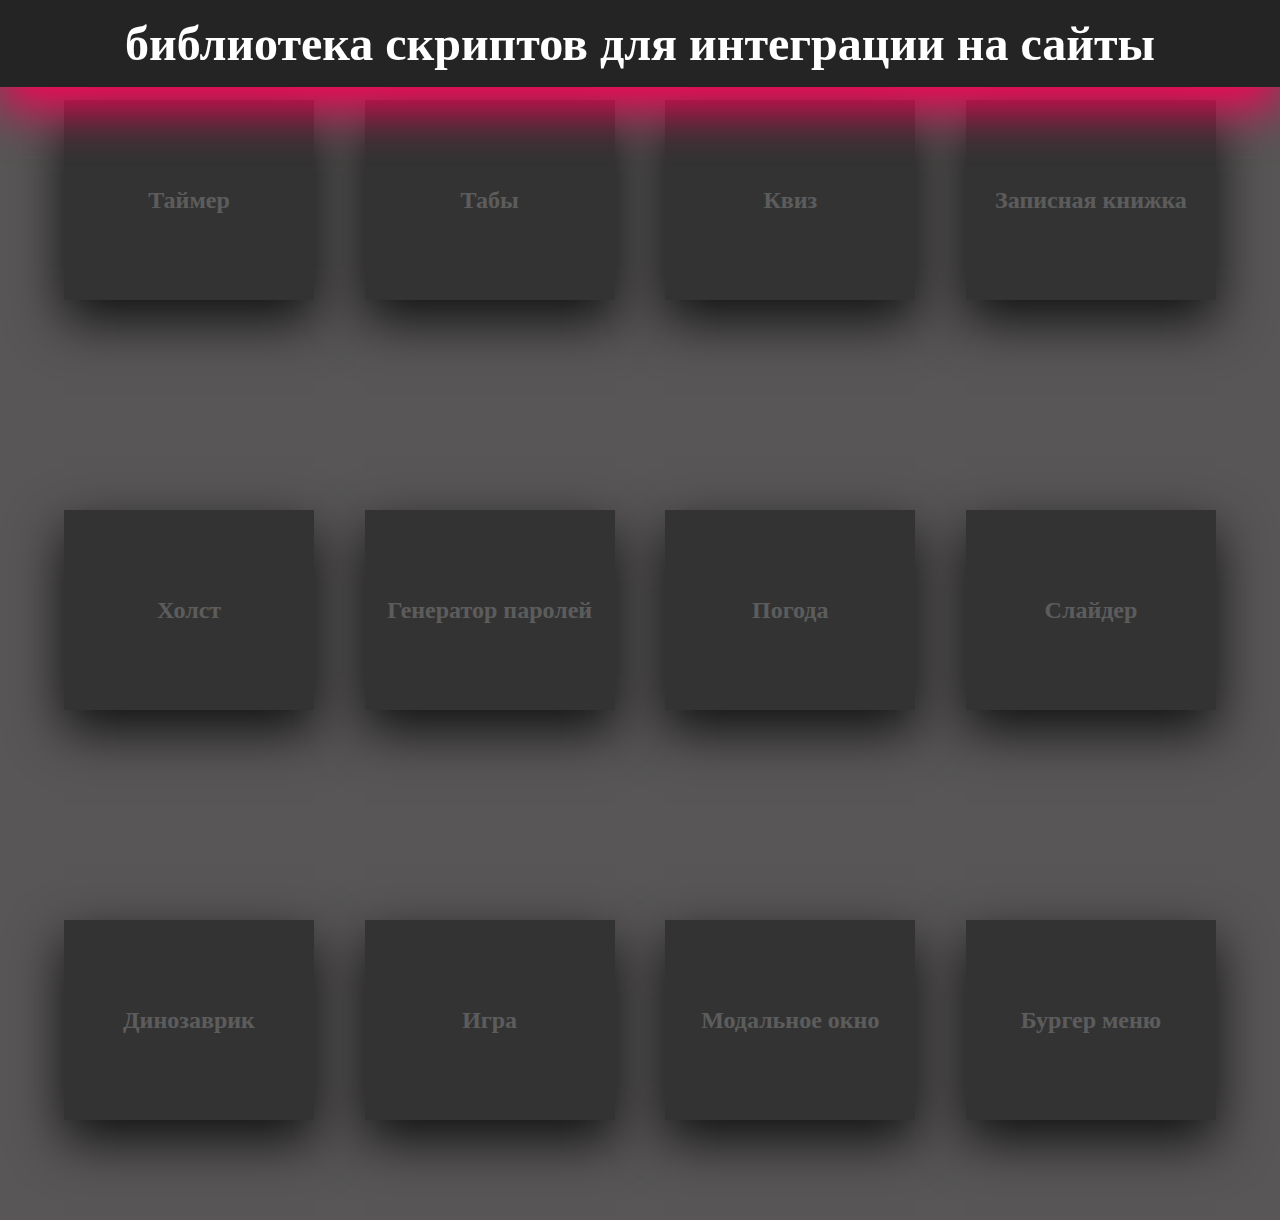
<file: index.html>
<!DOCTYPE html>
<html lang="en">

<head>
    <meta charset="UTF-8" />
    <meta name="viewport" content="width=device-width, initial-scale=1.0" />
    <title>библиотека js скриптов</title>
    <link rel="stylesheet" href="style.css" />
</head>

<body>
    <header>
        <h3>библиотека скриптов для интеграции на сайты</h3>
    </header>
    <ul>
        <li>
            <div class="container__card">
                <div class="card__task">
                    <div class="face face1">
                        <div class="content">
                            <h3>Таймер</h3>
                        </div>
                    </div>
                    <div class="face face2">
                        <div class="content">
                            <p>
                                Отсчет времени до Нового Года
                            </p>
                            <a target="_blank" href="countdown-timer/index.html">перейти на страницу</a>
                        </div>
                    </div>
                </div>

            </div>

        </li>
        <li>
            <div class="container__card">
                <div class="card__task">
                    <div class="face face1">
                        <div class="content">
                            <h3>Табы</h3>
                        </div>
                    </div>
                    <div class="face face2">
                        <div class="content">
                            <p>Переключение контента на сайте</p>
                            <a target="_blank" href="Tabs/index.html">перейти на страницу</a>
                        </div>
                    </div>
                </div>
            </div>

        </li>

        <li>
            <div class="container__card">
                <div class="card__task">
                    <div class="face face1">
                        <div class="content">
                            <h3>Квиз</h3>
                        </div>
                    </div>
                    <div class="face face2">
                        <div class="content">
                            <p>благодаря этому скрипту на сайте можно пройти тест</p>
                            <a target="_blank" href="quiz-app/index.html">перейти на страницу</a>
                        </div>
                    </div>
                </div>
            </div>
        </li>

        <li>
            <div class="container__card">
                <div class="card__task">
                    <div class="face face1">
                        <div class="content">
                            <h3>Записная книжка</h3>
                        </div>
                    </div>
                    <div class="face face2">
                        <div class="content">
                            <p>записная книжка с функциями редактирования и удаления</p>
                            <a target="_blank" href="notes-app/index.html">перейти на страницу</a>
                        </div>
                    </div>
                </div>
            </div>

        </li>
  
        <li>
            <div class="container__card">
                <div class="card__task">
                    <div class="face face1">
                        <div class="content">
                            <h3>Холст</h3>
                        </div>
                    </div>
                    <div class="face face2">
                        <div class="content">
                            <p>Скрипт, позволяющий развить художественные способности</p>
                            <a target="_blank" href="drawing-app/index.html">перейти на страницу</a>
                        </div>
                    </div>
                </div>
            </div>
        </li>
        <li>
            <div class="container__card">
                <div class="card__task">
                    <div class="face face1">
                        <div class="content">
                            <h3>Генератор паролей</h3>
                        </div>
                    </div>
                    <div class="face face2">
                        <div class="content">
                            <p>полезная штука для генерации рандомных паролей</p>
                            <a target="_blank" href="password-generator/index.html">перейти на страницу</a>
                        </div>
                    </div>
                </div>
            </div>

        </li>
        <li>
            <div class="container__card">
                <div class="card__task">
                    <div class="face face1">
                        <div class="content">
                            <h3>Погода</h3>
                        </div>
                    </div>
                    <div class="face face2">
                        <div class="content">
                            <p>полезный инструмент для получения погоды</p>
                            <a target="_blank" href="weather-app/index.html">перейти на страницу</a>
                        </div>
                    </div>
                </div>
            </div>

        </li>

        <li>
            <div class="container__card">
                <div class="card__task">
                    <div class="face face1">
                        <div class="content">
                            <h3>Слайдер</h3>
                        </div>
                    </div>
                    <div class="face face2">
                        <div class="content">
                            <p>если надоел сладер bootstrap, то можно использовать этот</p>
                            <a target="_blank" href="slider-sources/index.html">перейти на страницу</a>
                        </div>
                    </div>
                </div>
            </div>

        </li>

        <li>
            <div class="container__card">
                <div class="card__task">
                    <div class="face face1">
                        <div class="content">
                            <h3>Динозаврик</h3>
                        </div>
                    </div>
                    <div class="face face2">
                        <div class="content">
                            <p>Это игрушка - аналог гугловского динозаврика</p>
                            <a target="_blank" href="dino/dino.html">перейти на страницу</a>
                        </div>
                    </div>
                </div>
            </div>

        </li>
    
        <li>
            <div class="container__card">
                <div class="card__task">
                    <div class="face face1">
                        <div class="content">
                            <h3>Игра</h3>
                        </div>
                    </div>
                    <div class="face face2">
                        <div class="content">
                            <p>проверит ваше зрение</p>
                            <a target="_blank" href="game/index.html">перейти на страницу</a>
                        </div>
                    </div>
                </div>
            </div>

        </li>
        <li>
            <div class="container__card">
                <div class="card__task">
                    <div class="face face1">
                        <div class="content">
                            <h3>Модальное окно</h3>
                        </div>
                    </div>
                    <div class="face face2">
                        <div class="content">
                            <p>Модалка на чистом JS</p>
                            <a target="_blank" href="modals/index.html">перейти на страницу</a>
                        </div>
                    </div>
                </div>
            </div>

        </li>
        <li>
            <div class="container__card">
                <div class="card__task">
                    <div class="face face1">
                        <div class="content">
                            <h3>Бургер меню</h3>
                        </div>
                    </div>
                    <div class="face face2">
                        <div class="content">
                            <p>Реализация бргер меню для мобильной адаптавности и плавный скролл страницы</p>
                            <a target="_blank" href="burger/index.html">перейти на страницу</a>
                        </div>
                    </div>
                </div>
            </div>

        </li>

    </ul>

</body>

</html>
</file>
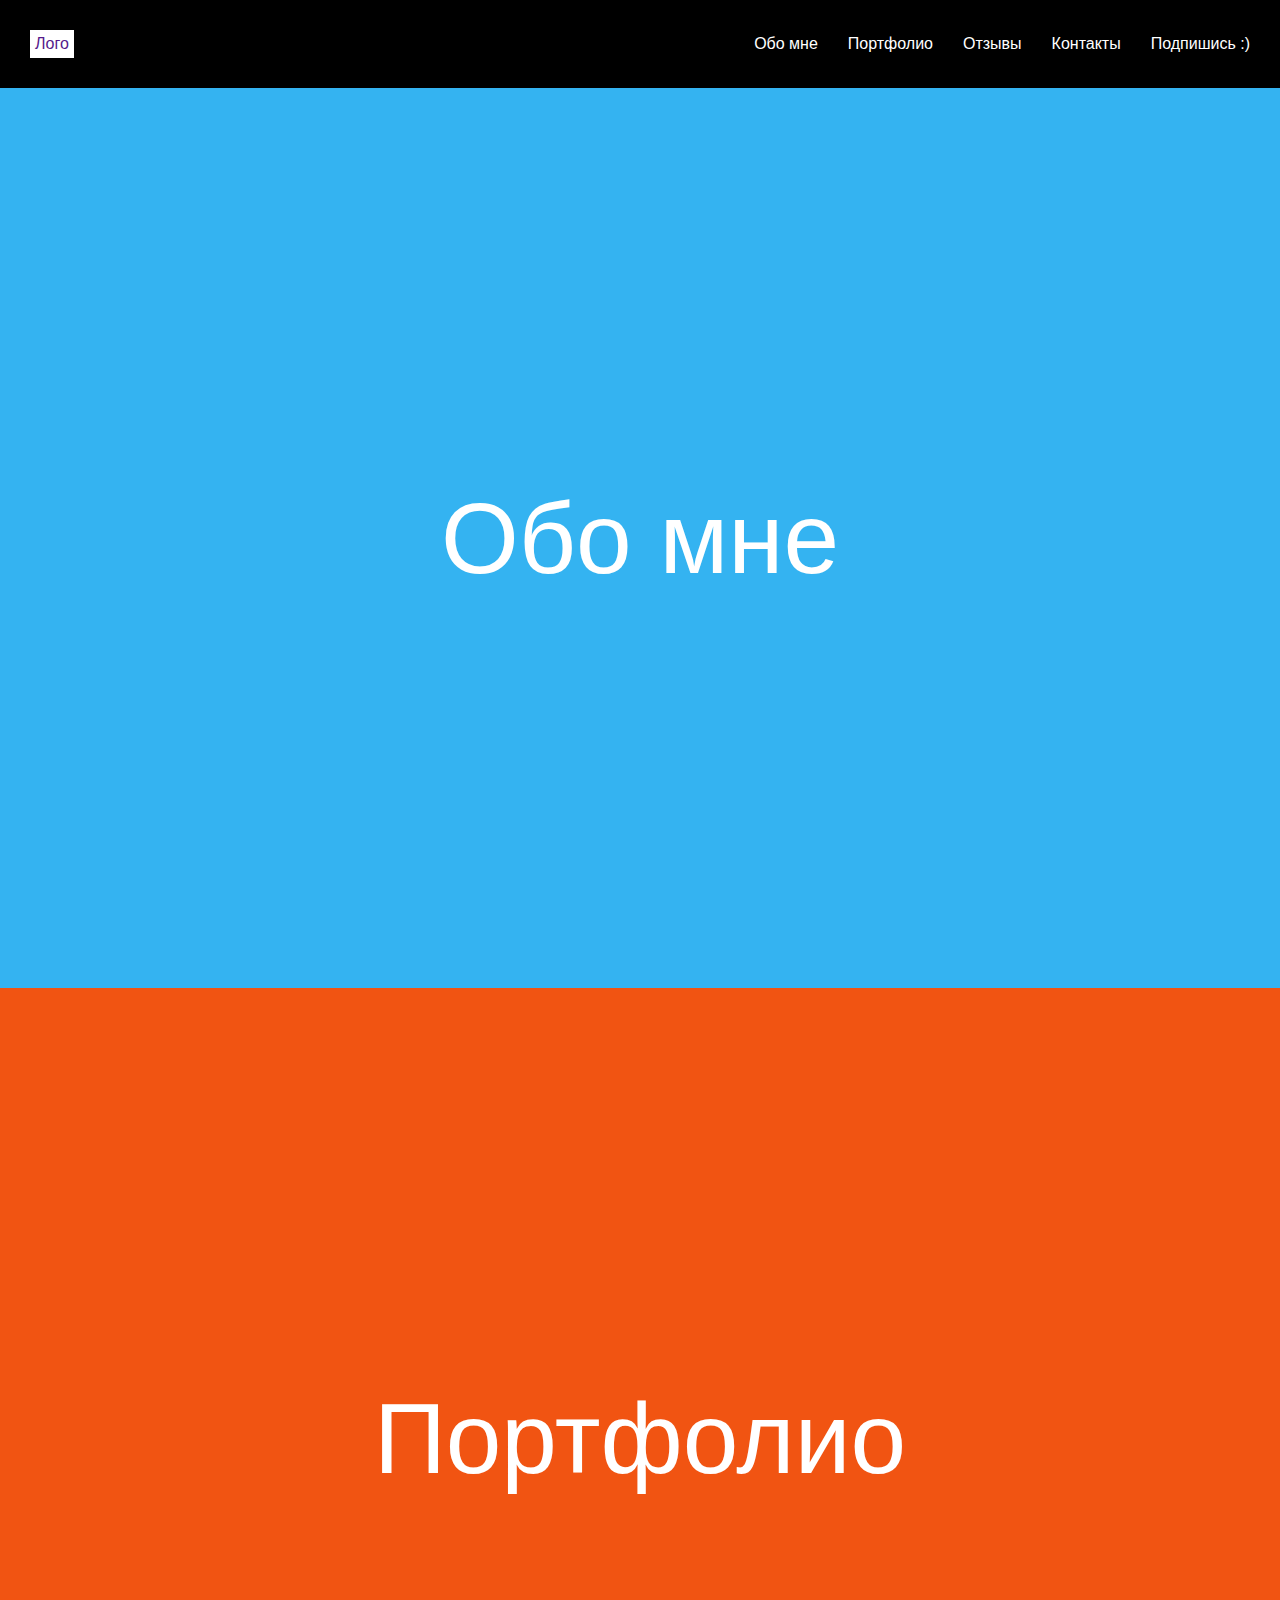
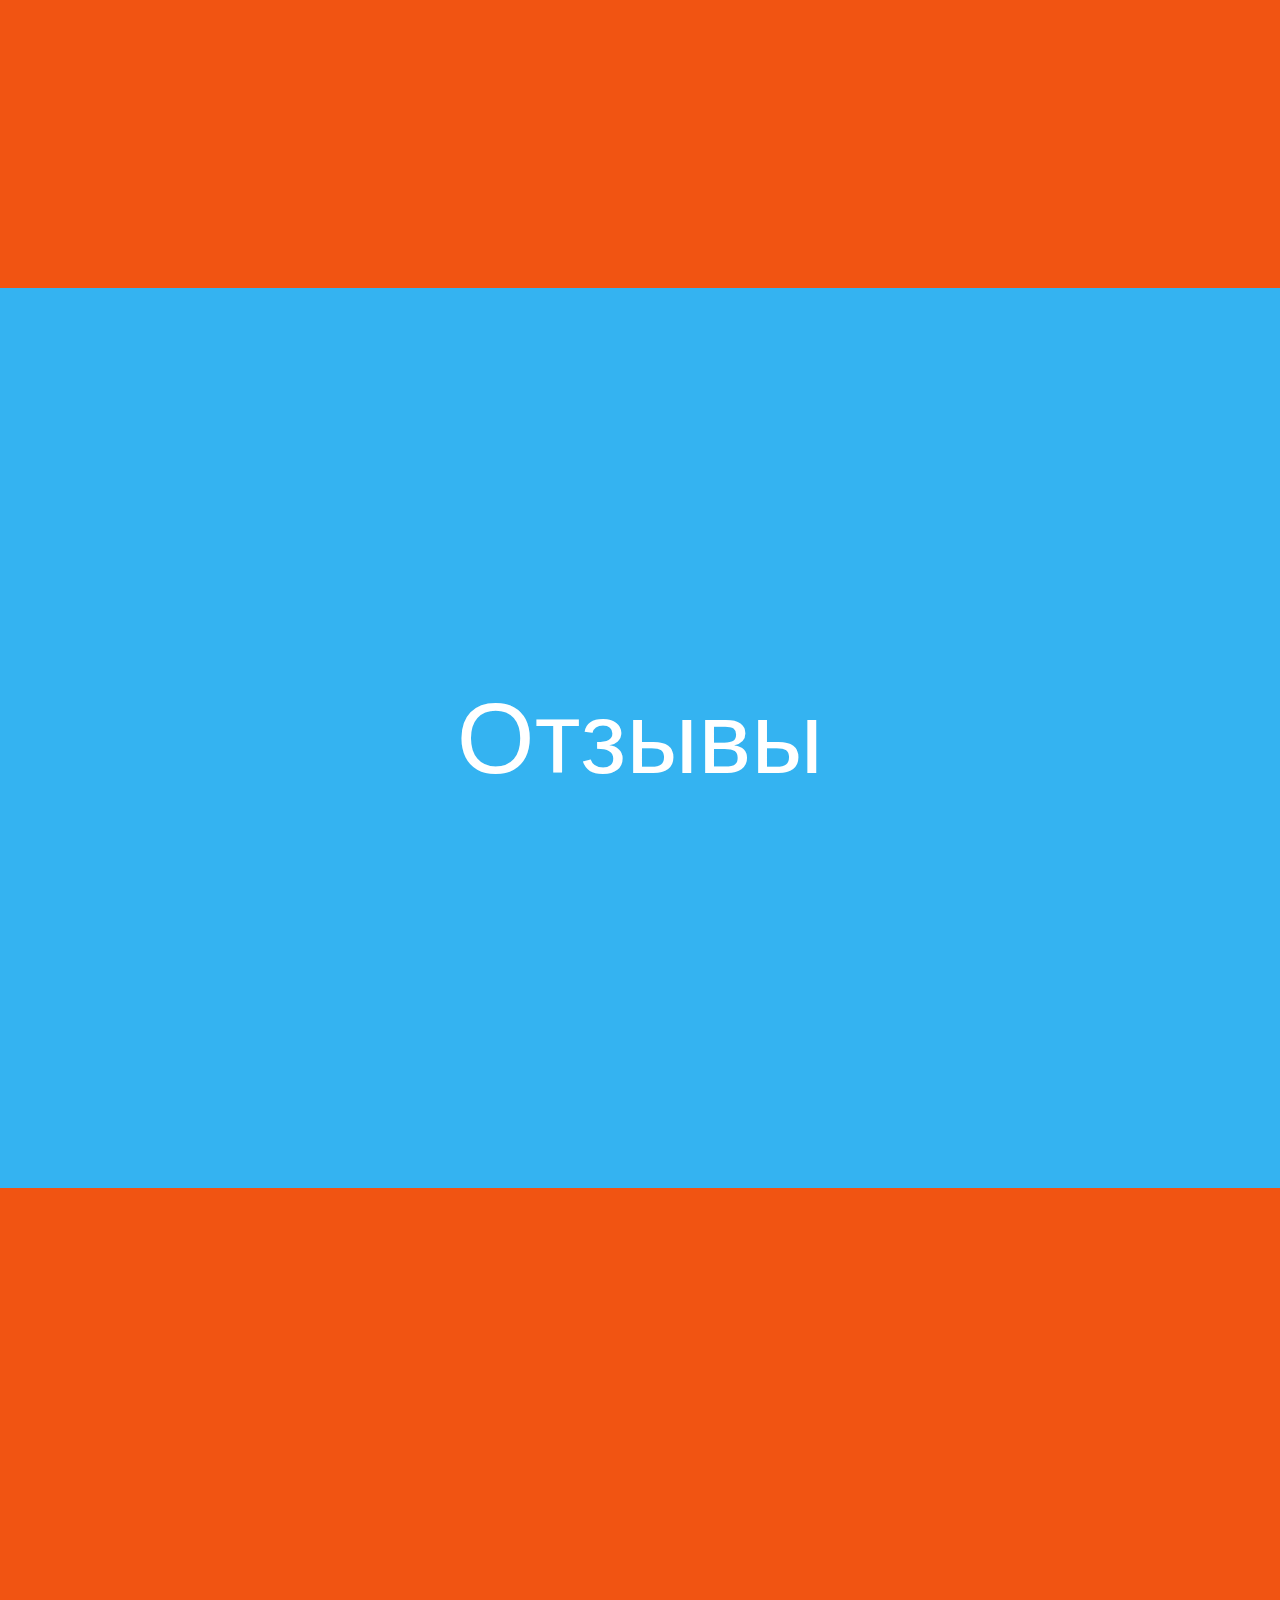
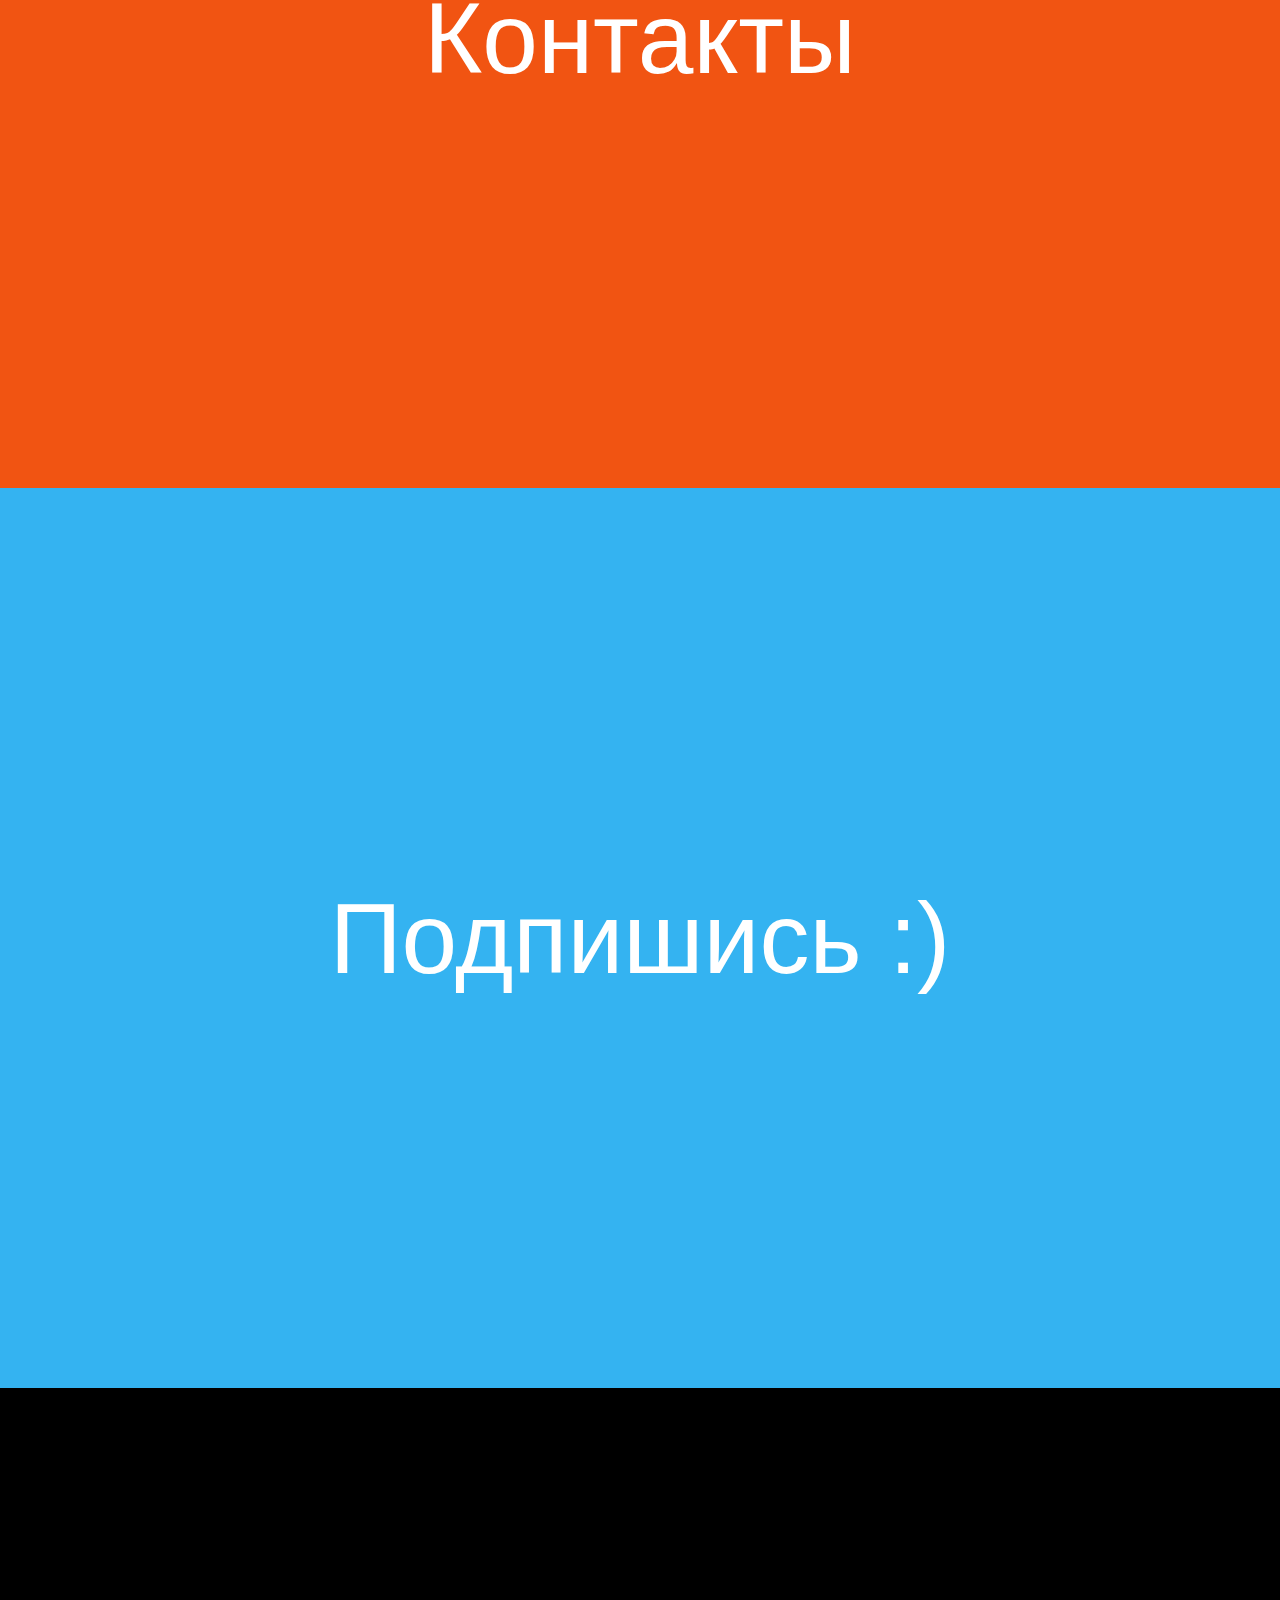
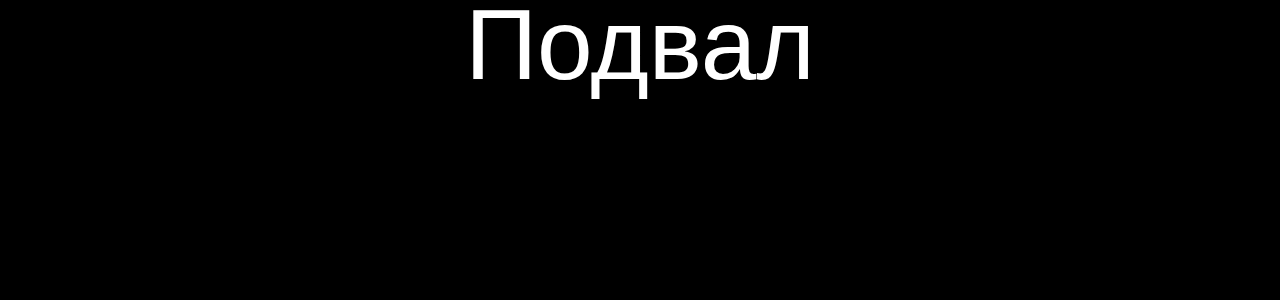
<file: burger/index.html>
<!DOCTYPE html>
<html lang="ru">

<head>
	<meta charset="UTF-8">
	<meta http-equiv="X-UA-Compatible" content="IE=edge">
	<meta name="viewport" content="width=device-width, initial-scale=1.0">
	<title>Document</title>
	<link rel="stylesheet" href="css/style.css">
</head>

<body>
	<header class="header">
		<a href="" class="header__logo">Лого</a>
		<div class="header__menu menu">
			<div class="menu__icon">
				<span></span>
				<span></span>
				<span></span>
			</div>
			<nav class="menu__body">
				<ul class="menu__list">
					<li class="menu__item"><a href="#about" class="menu__link">Обо мне</a></li>
					<li class="menu__item"><a href="#portfolio" class="menu__link">Портфолио</a></li>
					<li class="menu__item"><a href="#reviews" class="menu__link">Отзывы</a></li>
					<li class="menu__item"><a href="#contacts" class="menu__link">Контакты</a></li>
					<li class="menu__item"><a href="#subscribe" class="menu__link">Подпишись :)</a></li>
				</ul>
			</nav>
		</div>
	</header>
	<main>
		<section id="about"><div class="title">Обо мне</div></section>
		<section id="portfolio"><div class="title">Портфолио</div></section>
		<section id="reviews"><div class="title">Отзывы</div></section>
		<section id="contacts"><div class="title">Контакты</div></section>
		<section id="subscribe"><div class="title">Подпишись :)</div></section>
	</main>
	<footer>Подвал</footer>
	<script src="js/script.js"></script>
</body>

</html>
</file>
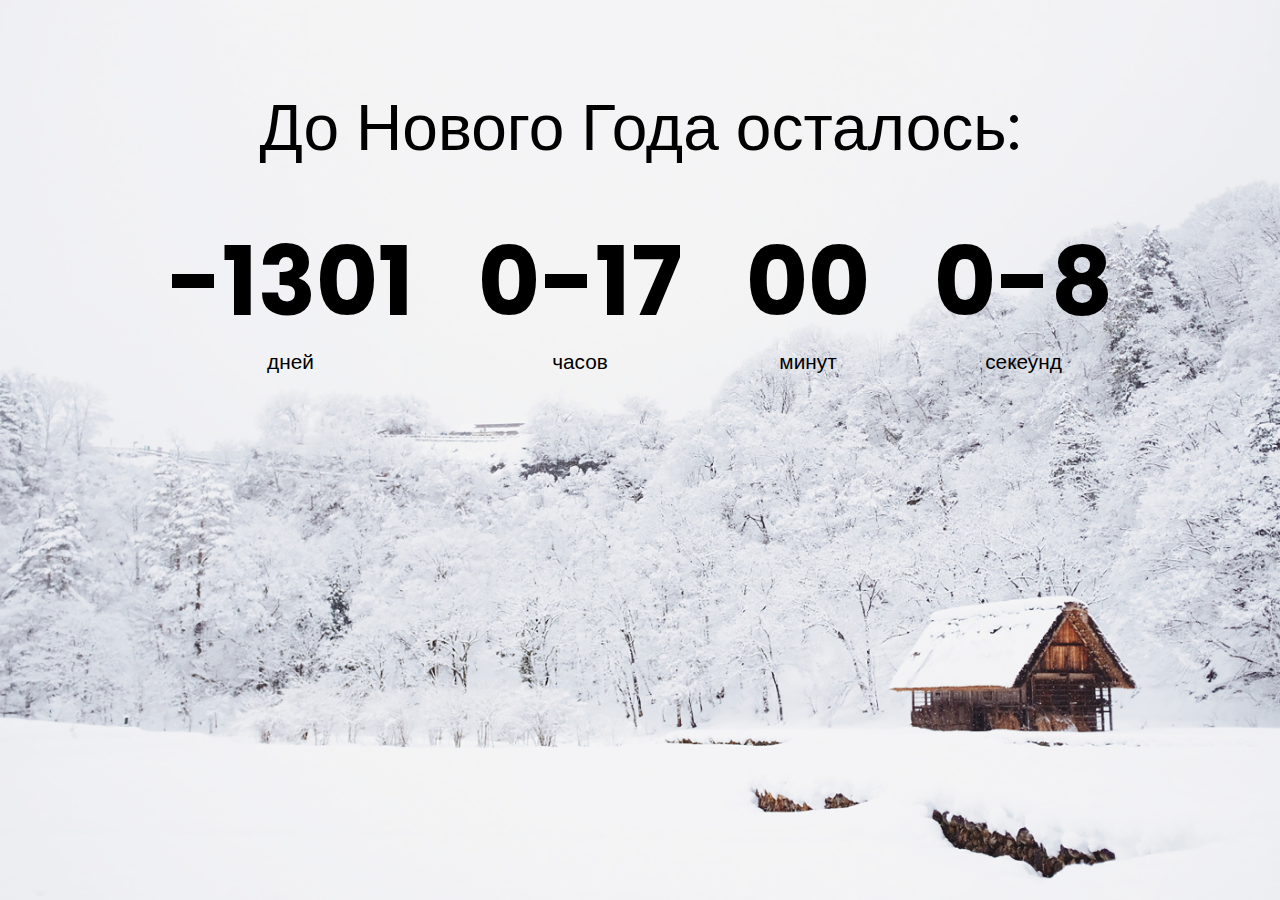
<file: countdown-timer/index.html>
<!DOCTYPE html>
<html lang="en">

<head>
    <meta charset="UTF-8" />
    <meta name="viewport" content="width=device-width, initial-scale=1.0" />
    <title>Новогодний таймер</title>
    <link rel="stylesheet" href="style.css" />
    <script src="script.js" defer></script>
</head>

<body>
    <h1>До Нового Года осталось:</h1>

    <div class="countdown-container">
        <div class="countdown-el days-c">
            <p class="big-text" id="days">0</p>
            <span>дней</span>
        </div>
        <div class="countdown-el hours-c">
            <p class="big-text" id="hours">0</p>
            <span>часов</span>
        </div>
        <div class="countdown-el mins-c">
            <p class="big-text" id="mins">0</p>
            <span>минут</span>
        </div>
        <div class="countdown-el seconds-c">
            <p class="big-text" id="seconds">0</p>
            <span>секеунд</span>
        </div>
    </div>
</body>

</html>
</file>
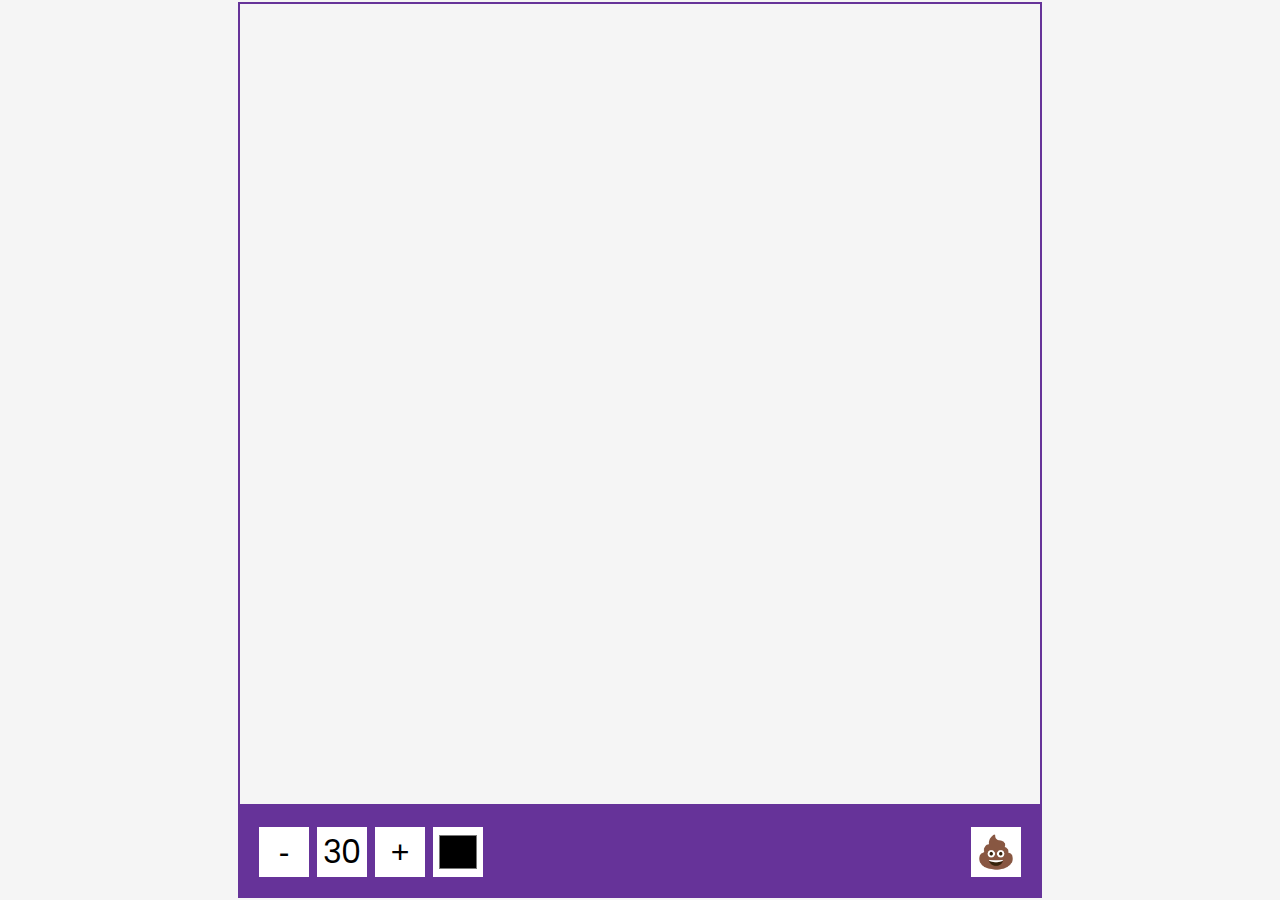
<file: drawing-app/index.html>
<!DOCTYPE html>
<html lang="en">
    <head>
        <meta charset="UTF-8" />
        <meta name="viewport" content="width=device-width, initial-scale=1.0" />
        <title>Холст</title>
        <link rel="stylesheet" href="style.css" />
        <script src="script.js" defer></script>
    </head>
    <body>
        <canvas id="canvas" width="800" height="800"></canvas>
        <div class="toolbox">
            <button id="decrease">-</button>
            <span id="size">30</span>
            <button id="increase">+</button>
            <input type="color" id="color" />
            <button id="clear">💩</button>
        </div>
    </body>
</html>
</file>
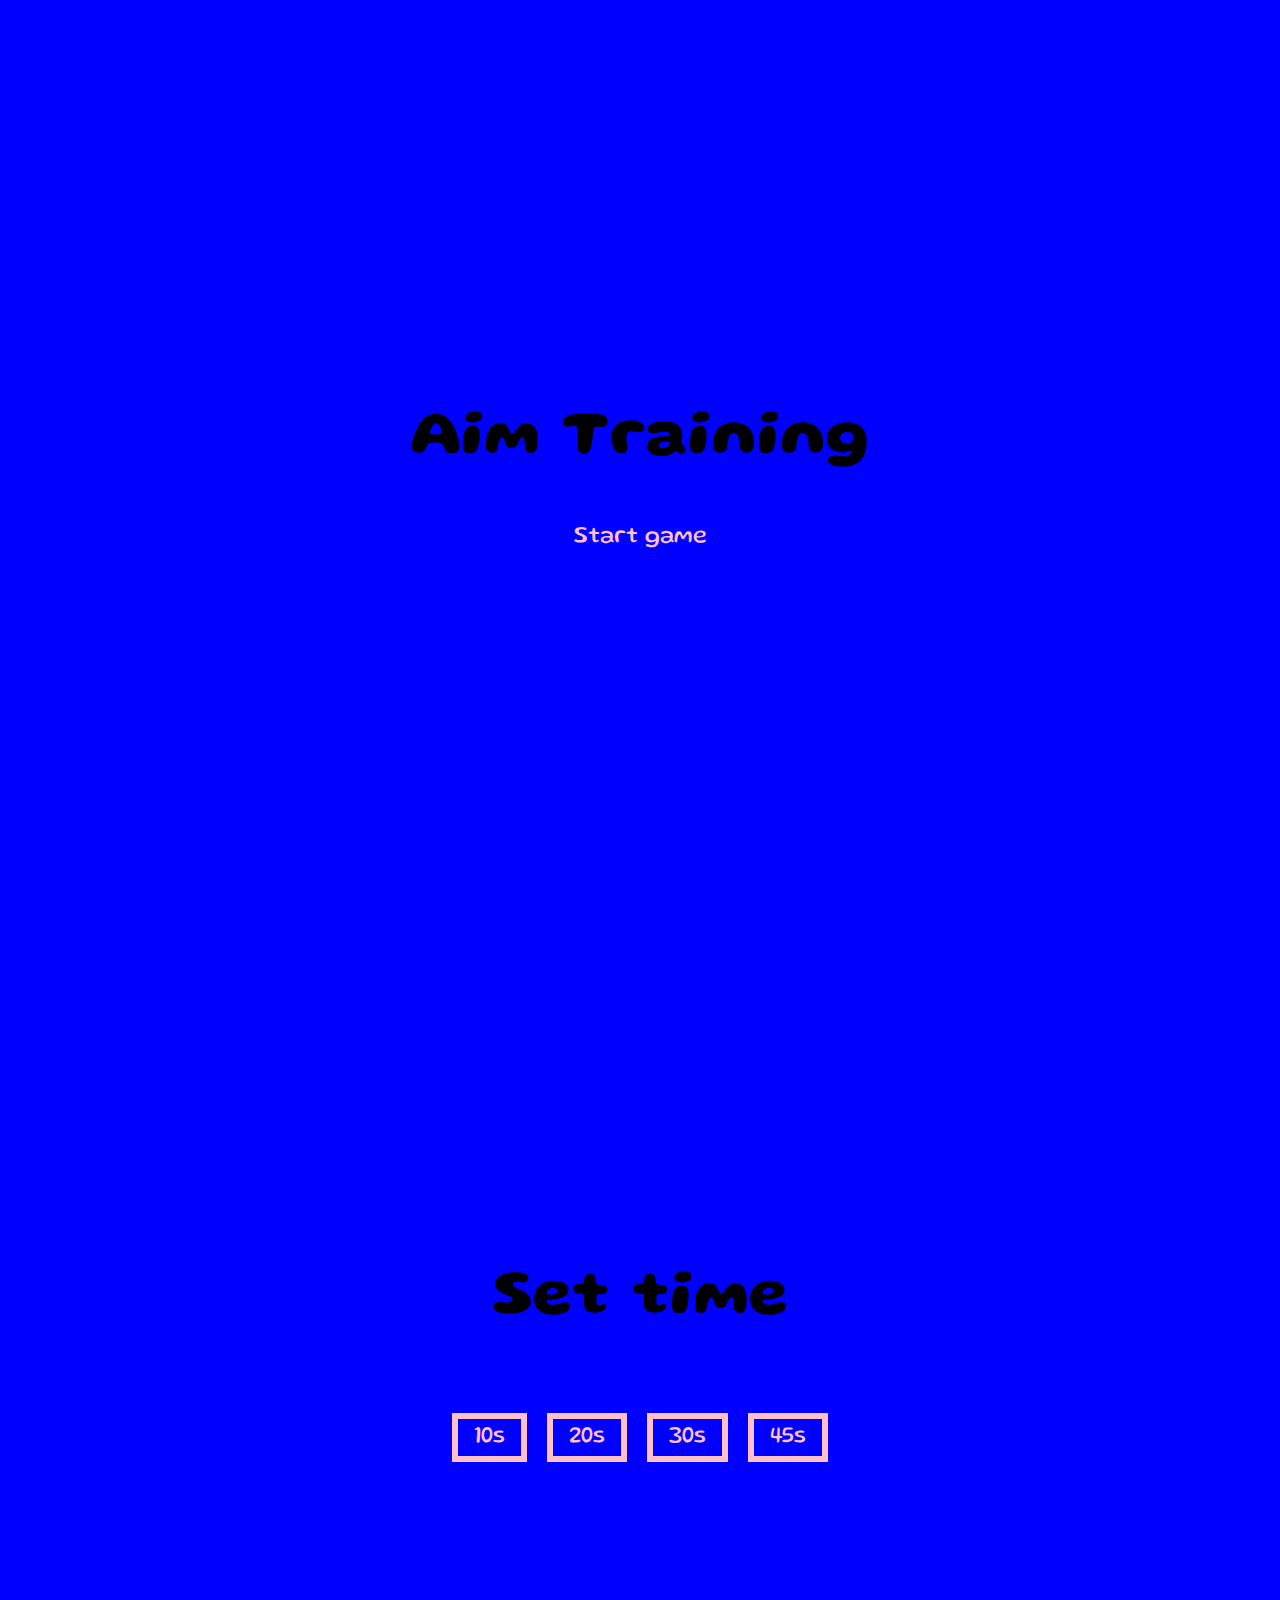
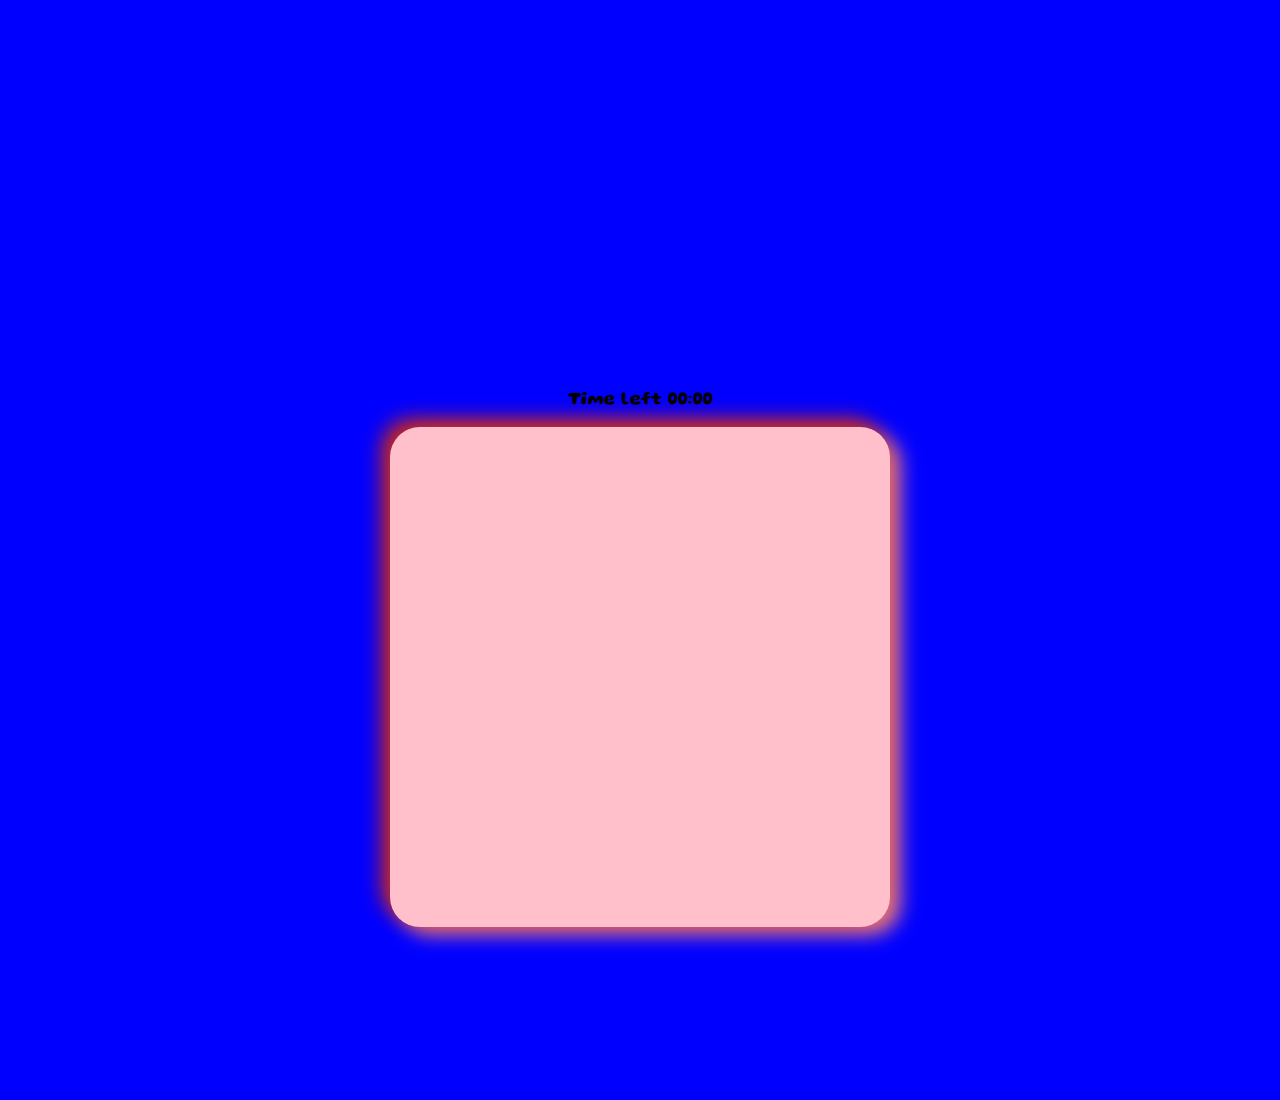
<file: game/index.html>
<!DOCTYPE html>
<html lang="en">
  <head>
    <meta charset="UTF-8" />
    <meta name="viewport" content="width=device-width, initial-scale=1.0" />
    <link rel="stylesheet" href="styles.css" />
    <link rel="preconnect" href="https://fonts.googleapis.com">
    <link rel="preconnect" href="https://fonts.gstatic.com" crossorigin>
    <link href="https://fonts.googleapis.com/css2?family=Gluten:wght@100&display=swap" rel="stylesheet">
    <title>Aim Training | Проект 5</title>
  </head>
  <body>
    <div class="screen">
      <h1>Aim Training</h1>
      <a href="#" class="start" id="start">Start game</a>
    </div>

    <div class="screen">
      <h1>Set time</h1>
      <ul class="time-list" id="time-list">
        <li>
          <button class="time-btn" data-time="10">
            10s
          </button>
        </li>
        <li>
          <button class="time-btn" data-time="20">
            20s
          </button>
        </li>
        <li>
          <button class="time-btn" data-time="30">
            30s
          </button>
        </li>
        <li>
          <button class="time-btn" data-time="45">
            45s
          </button>
        </li>
      </ul>
    </div>

    <div class="screen">
      <h3>Time left <span id="time">00:00</span></h3>
      <div class="board" id="board"></div>
    </div>

    <script src="app.js"></script>
  </body>
</html>
</file>
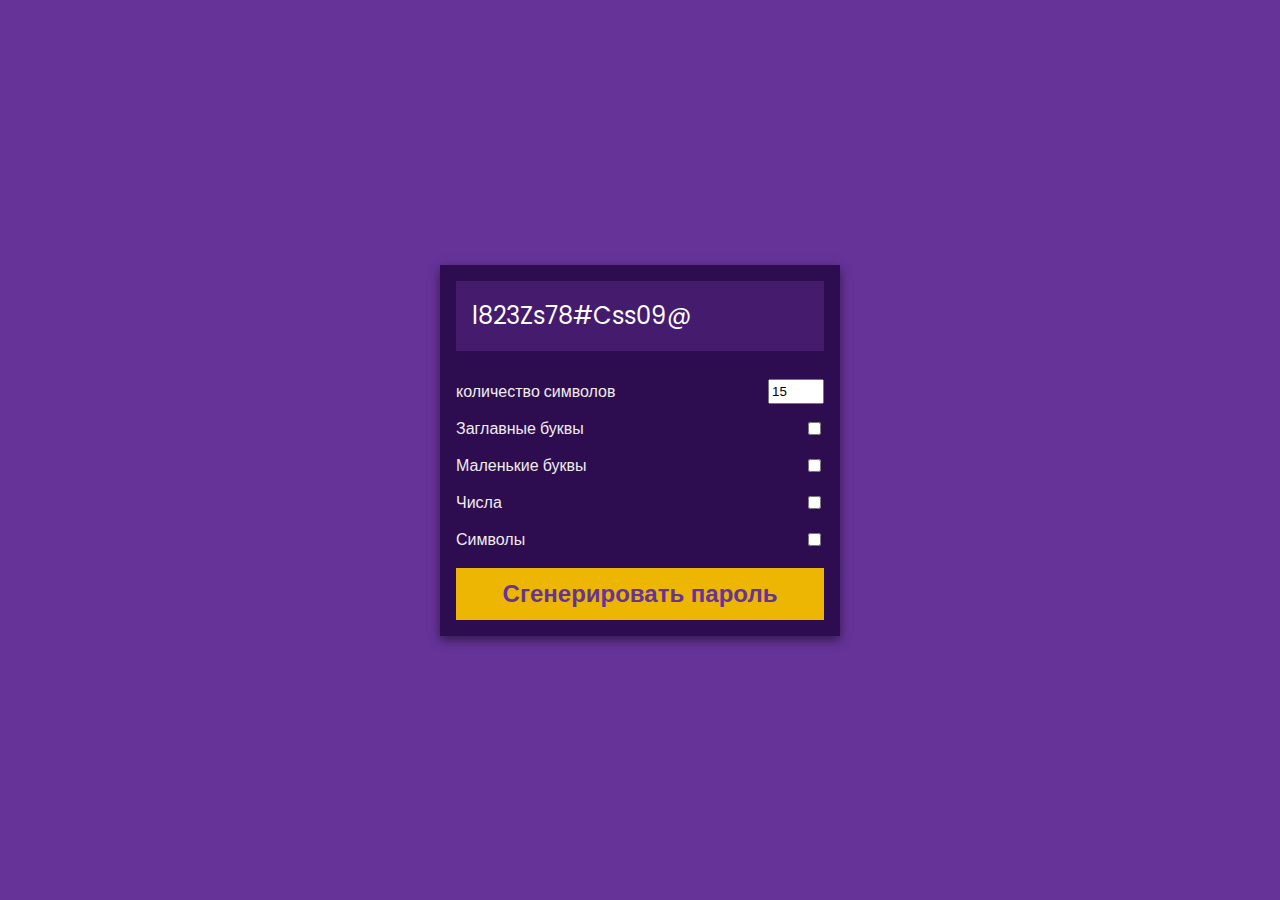
<file: password-generator/index.html>
<!DOCTYPE html>
<html lang="en">
    <head>
        <meta charset="UTF-8" />
        <meta name="viewport" content="width=device-width, initial-scale=1.0" />
        <title>Генератор паролей</title>
        <link rel="stylesheet" href="style.css" />
        <script src="script.js" defer></script>
    </head>
    <body>
        <div class="pw-container">
            <div class="pw-header">
                <div class="pw">
                    <span id="pw">l823Zs78#Css09@</span>
                    <button id="copy">копировать</button>
                </div>
            </div>
            <div class="pw-body">
                <div class="form-control">
                    <label for="len">количество символов</label>
                    <input id="len" value="15" type="number" min="2" max="30" />
                </div>
                <div class="form-control">
                    <label for="upper">Заглавные буквы</label>
                    <input id="upper" type="checkbox" />
                </div>
                <div class="form-control">
                    <label for="lower">Маленькие буквы</label>
                    <input id="lower" type="checkbox" />
                </div>
                <div class="form-control">
                    <label for="number">Числа</label>
                    <input id="number" type="checkbox" />
                </div>
                <div class="form-control">
                    <label for="symbol">Символы</label>
                    <input id="symbol" type="checkbox" />
                </div>
                <button class="generate" id="generate">
                    Сгенерировать пароль
                </button>
            </div>
        </div>
    </body>
</html>
</file>
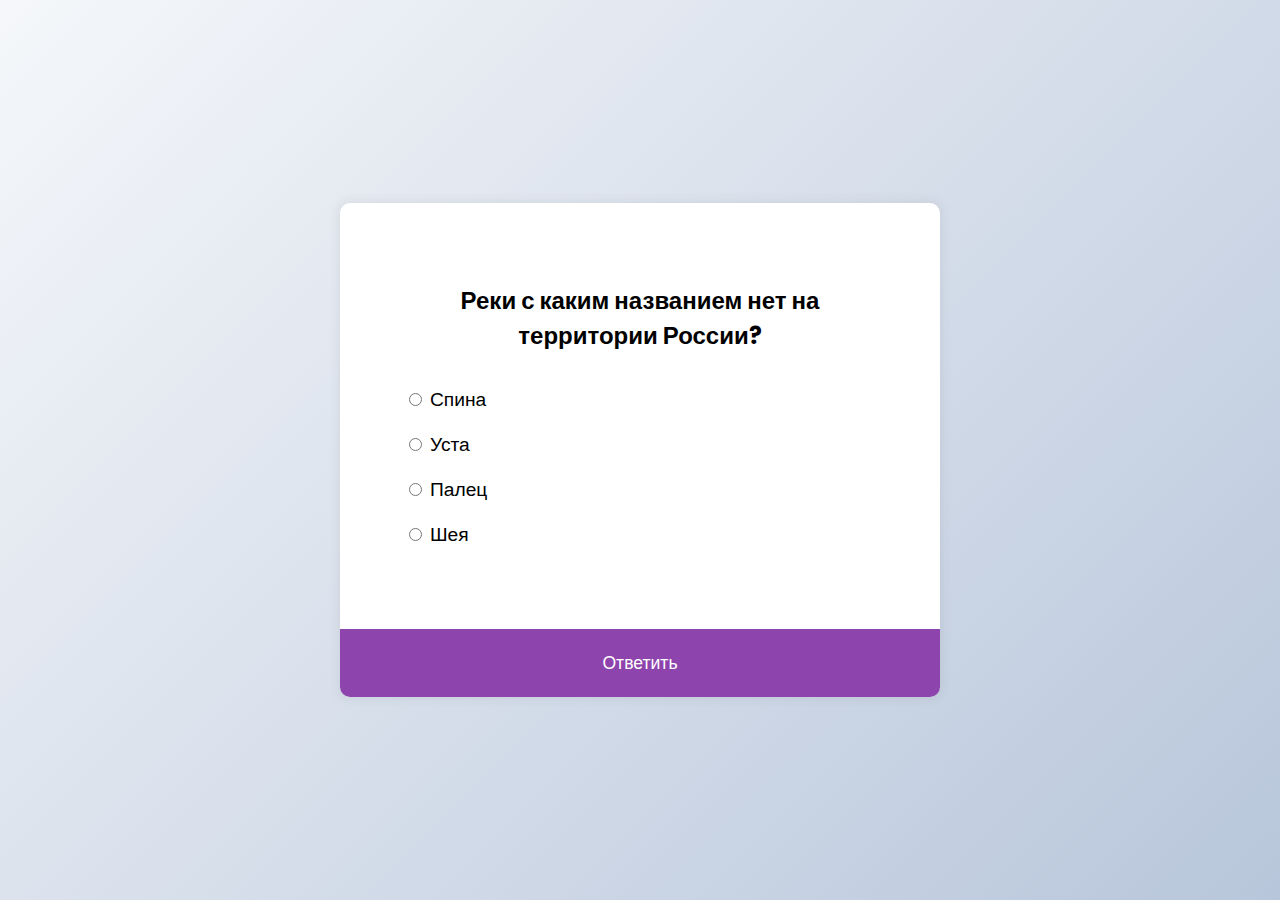
<file: quiz-app/index.html>
<!DOCTYPE html>
<html lang="en">
    <head>
        <meta charset="UTF-8" />
        <meta name="viewport" content="width=device-width, initial-scale=1.0" />
        <title>Quiz App</title>
        <link rel="stylesheet" href="style.css" />
        <script src="script.js" defer></script>
    </head>
    <body>
        <div class="quiz-container" id="quiz">
            <div class="quiz-header">
                <h2 id="question">Question text</h2>
                <ul>
                    <li>
                        <input
                            type="radio"
                            id="a"
                            name="answer"
                            class="answer"
                        />
                        <label id="a_text" for="a">Question</label>
                    </li>
                    <li>
                        <input
                            type="radio"
                            id="b"
                            name="answer"
                            class="answer"
                        />
                        <label id="b_text" for="b">Question</label>
                    </li>
                    <li>
                        <input
                            type="radio"
                            id="c"
                            name="answer"
                            class="answer"
                        />
                        <label id="c_text" for="c">Question</label>
                    </li>
                    <li>
                        <input
                            type="radio"
                            id="d"
                            name="answer"
                            class="answer"
                        />
                        <label id="d_text" for="d">Question</label>
                    </li>
                </ul>
            </div>
            <button id="submit">Ответить</button>
        </div>
    </body>
</html>
</file>
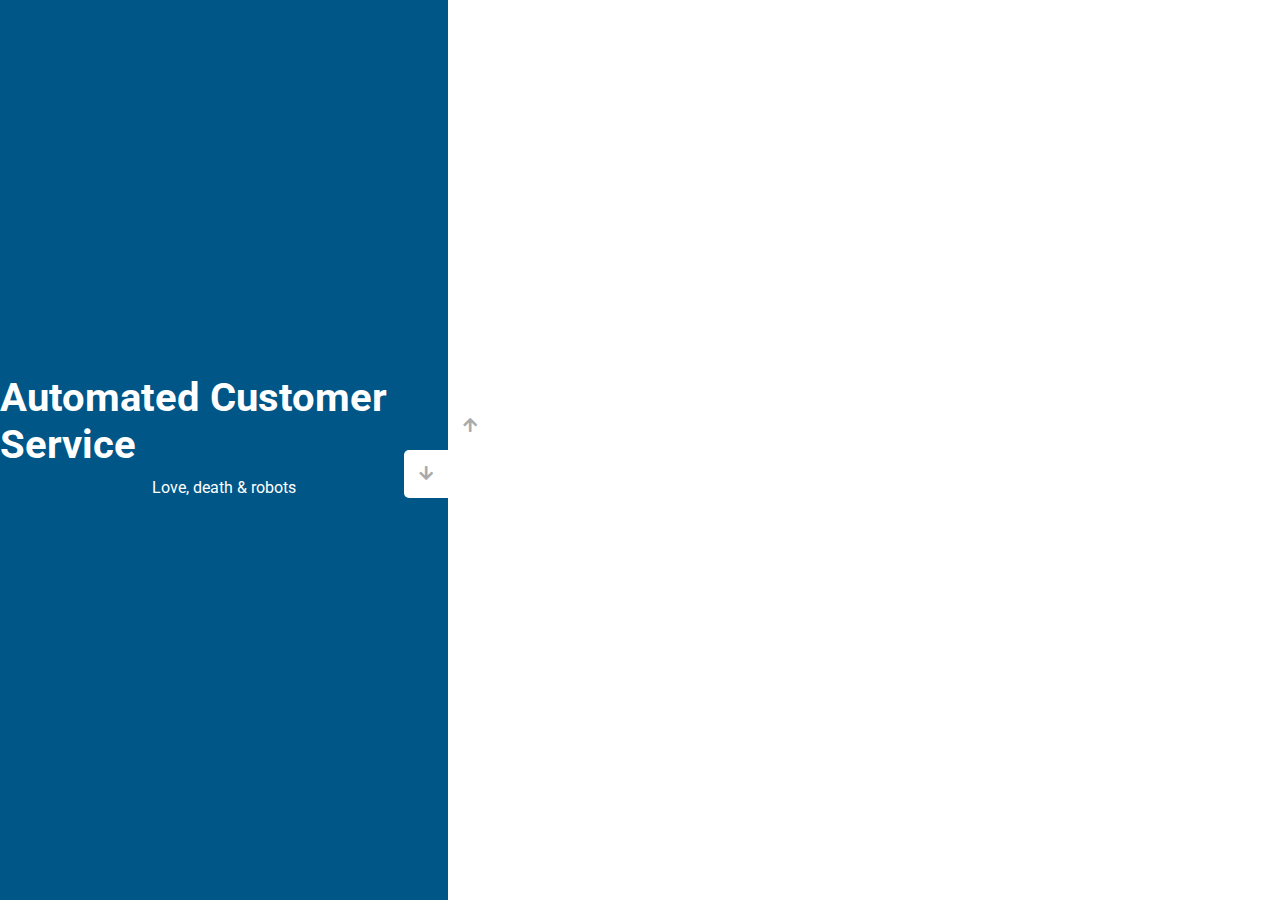
<file: slider-sources/index.html>
<!DOCTYPE html>
<html lang="en">
  <head>
    <meta charset="UTF-8" />
    <meta name="viewport" content="width=device-width, initial-scale=1.0" />
    <link
      rel="stylesheet"
      href="https://cdnjs.cloudflare.com/ajax/libs/font-awesome/5.15.1/css/all.min.css"
    />
    <link rel="stylesheet" href="style.css" />
    <title>Слайдер </title>
  </head>
  <body>
    <div class="container">
      <div class="sidebar">
        <div style="background: #032123;">
          <h1>Snow in the desert</h1>
          <p>Love, death & robots</p>
        </div>
        <div style="background: #edf6fd; color: #6d6d6d;">
          <h1>Life Hutch</h1>
          <p>Love, death & robots</p>
        </div>
        <div style="background: #6d6d6d;">
          <h1>Zima Blue</h1>
          <p>Love, death & robots</p>
        </div>
        <div style="background: #005687;">
          <h1>Automated Customer Service</h1>
          <p>Love, death & robots</p>
        </div>
      </div>
      <div class="main-slide">
        <div
          style="
            background-image: url('https://images.unsplash.com/photo-1520551149954-41255a5fa237?ixid=MnwxMjA3fDB8MHxwaG90by1wYWdlfHx8fGVufDB8fHx8&ixlib=rb-1.2.1&auto=format&fit=crop&w=387&q=80');
          "
        ></div>
        <div
          style="
            background-image: url('https://images.unsplash.com/photo-1582639590011-f5a8416d1101?ixid=MnwxMjA3fDB8MHxwaG90by1wYWdlfHx8fGVufDB8fHx8&ixlib=rb-1.2.1&auto=format&fit=crop&w=449&q=80');
          "
        ></div>
        <div
          style="
            background-image: url('https://images.unsplash.com/photo-1515161318750-781d6122e367?ixlib=rb-1.2.1&ixid=MnwxMjA3fDB8MHxwaG90by1wYWdlfHx8fGVufDB8fHx8&auto=format&fit=crop&w=376&q=80');
          "
        ></div>
        <div
          style="
            background-image: url('https://images.unsplash.com/photo-1546448354-06e9c7da1ffd?ixid=MnwxMjA3fDB8MHxwaG90by1wYWdlfHx8fGVufDB8fHx8&ixlib=rb-1.2.1&auto=format&fit=crop&w=870&q=80');
          "
        ></div>
      </div>
      <div class="controls">
        <button class="down-button">
          <i class="fas fa-arrow-down"></i>
        </button>
        <button class="up-button">
          <i class="fas fa-arrow-up"></i>
        </button>
      </div>
    </div>
    <script src="app.js"></script>
  </body>
</html>
</file>
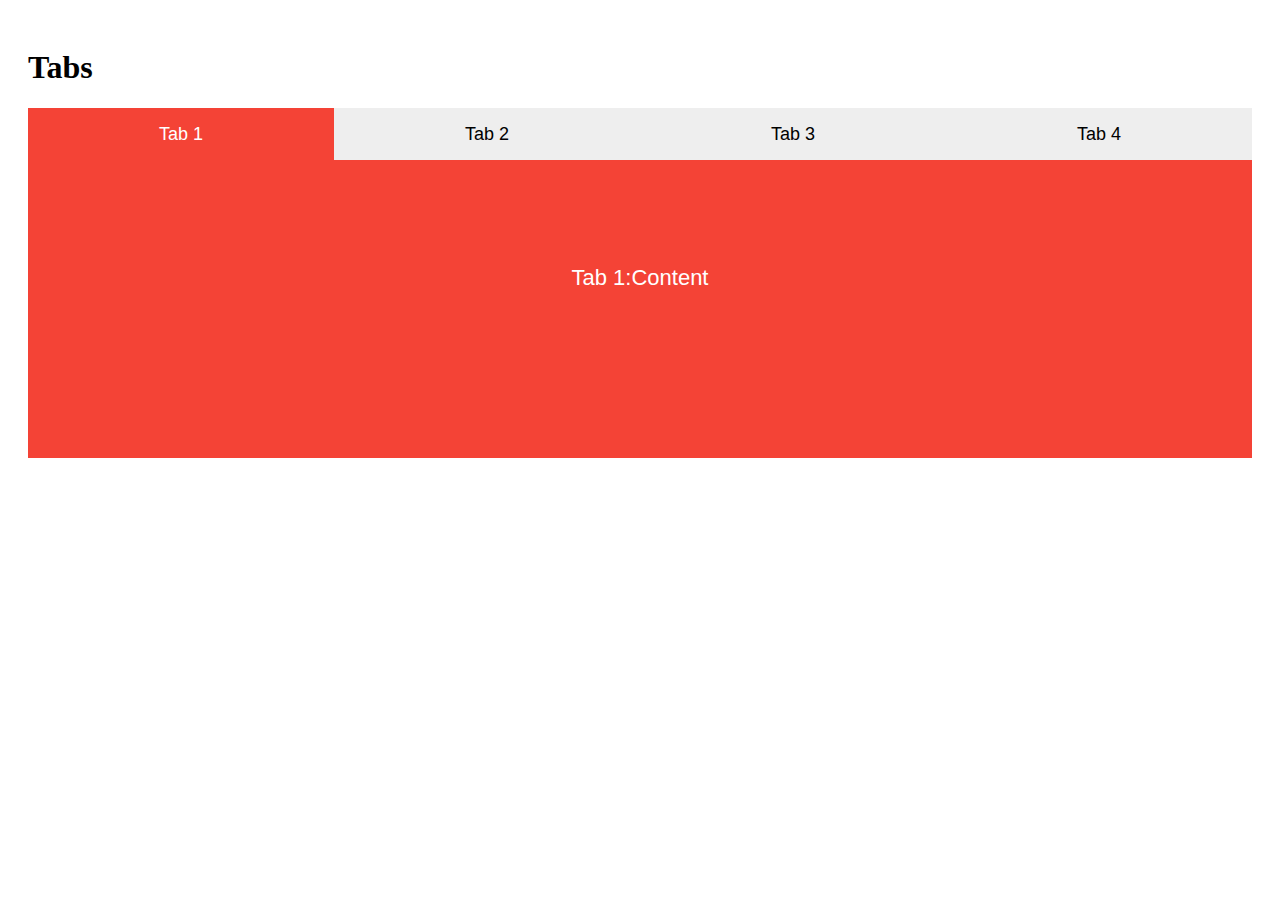
<file: Tabs/index.html>
<!DOCTYPE html>
<html>
<head>
    <meta charset="UTF-8">
    <title>Tabs</title>
    <link rel="stylesheet" type="text/css" href="css.css">
</head>
<body style="padding: 20px">
<h1 class="title">Tabs</h1>
<div class="tabContainer">
    <div class="buttonContainer">
        <button onclick="showPanel(0,'#f44336')">Tab 1</button>
        <button onclick="showPanel(1,'#4caf50')">Tab 2</button>
        <button onclick="showPanel(2,'#2196f3')">Tab 3</button>
        <button onclick="showPanel(3,'#f41236')">Tab 4</button>
  
    </div>
    <div class="tabPanel">Tab 1:Content</div>
    <div class="tabPanel">Tab 2:Content</div>
    <div class="tabPanel">Tab 3:Content</div>
    <div class="tabPanel">Tab 4:Content</div>

</div>

<script src="myScript.js"></script>
</body>
</html>
</file>
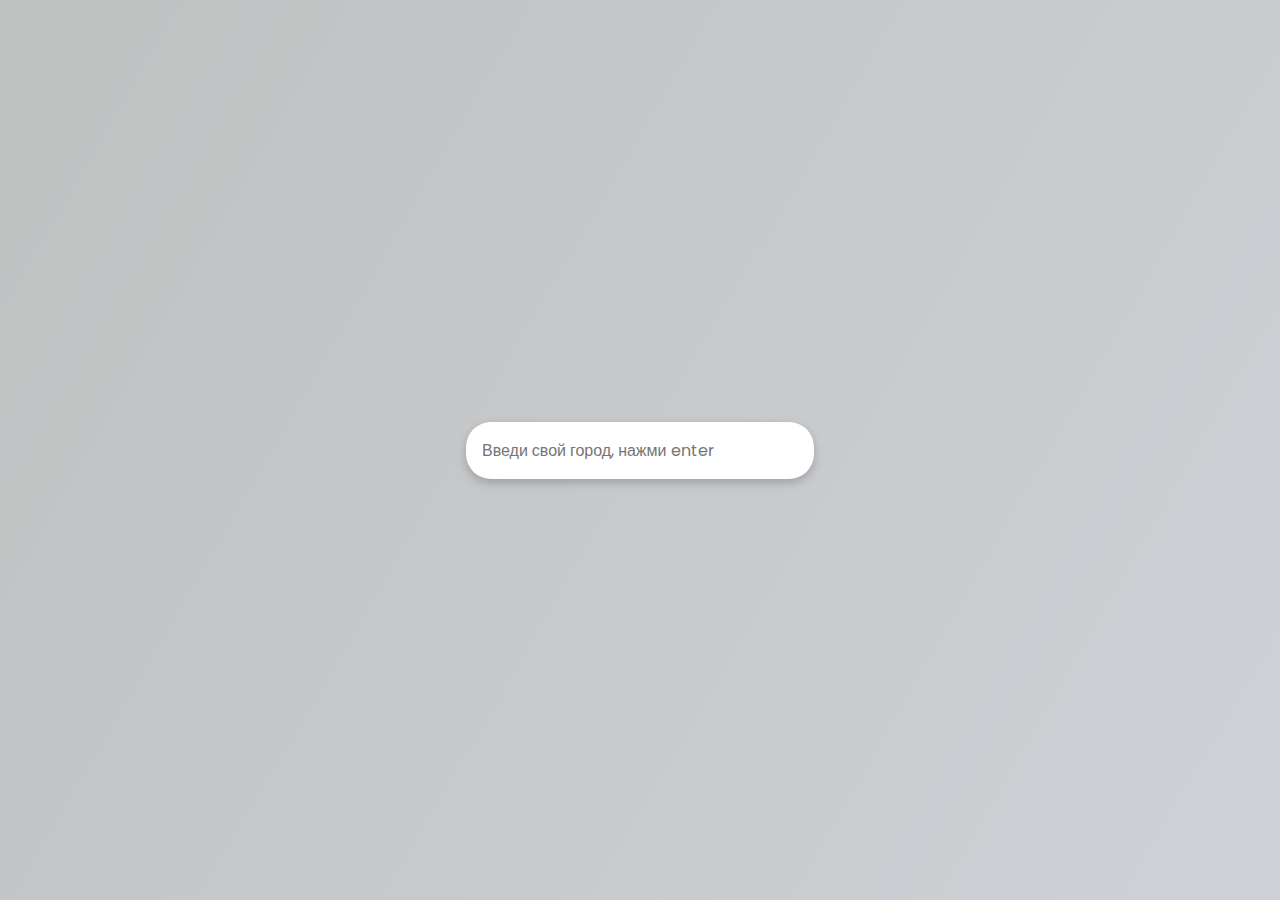
<file: weather-app/index.html>
<!DOCTYPE html>
<html lang="en">
    <head>
        <meta charset="UTF-8" />
        <meta name="viewport" content="width=device-width, initial-scale=1.0" />
        <title>Погода</title>
        <link rel="stylesheet" href="style.css" />
        <script src="script.js" defer></script>
    </head>
    <body>
        <form id="form">
            <input
                type="text"
                id="search"
                placeholder="Введи свой город, нажми enter"
                autocomplete="off"
            />
        </form>
        <main id="main"></main>
    </body>
</html>
</file>
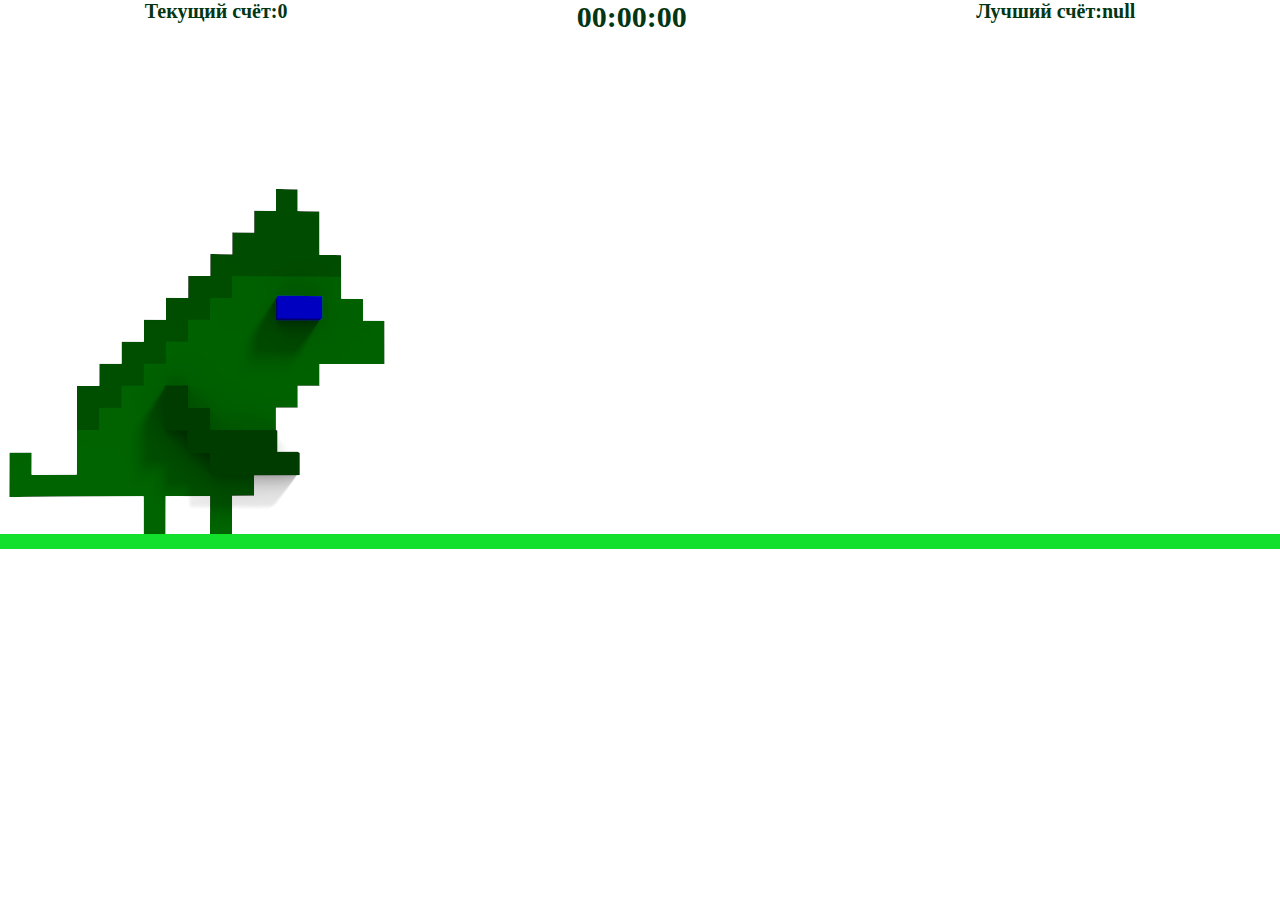
<file: dino/dino.html>
<!DOCTYPE html>
<html lang="en">
<head>
    <meta charset="UTF-8">
    <meta http-equiv="X-UA-Compatible" content="IE=edge">
    <meta name="viewport" content="width=device-width, initial-scale=1.0">
    <link rel="stylesheet" href="./style/style.css">
    <title>Document</title>
</head>
<body>
    <div class="game">
       
        <div class="score">
            <div class="out">Текущий счёт:0</div>
            <div class="out time">00:00:00</div>
            <div class="out1">Лучший счёт:0</div>
        </div>
        <div class="dino"></div>
        <div class="kactus"></div>
       
    </div>
    <script src="./js/script.js"></script>
</body>
</html>
</file>
<file: style.css>
* {
    box-sizing: border-box;
    margin: 0;
    padding: 0;
}

body { 
  background: rgb(88, 86, 86); 
}

header {
  background-color: rgb(37, 36, 36);
  color: #f5f5f5;
  padding: 1rem;
  text-align: center;
  position: fixed;
  top: 0;
  width: 100%;
  box-shadow: 0 20px 50px #ff0057;
  z-index: 10;
}

h3 {
    display: inline;
    color: #fff;
    font-size: 3rem;
}

ul {
    margin: 0 auto;
    list-style-type: none;
    padding: 0;
    width: 90%;
    display: flex;
    justify-content: space-between;
    gap: 10px;
    flex-wrap: wrap;
}

li {
    text-align: center;
}

li a {
    color: #fff;
    font-size: 1.2rem;
    text-decoration: none;
}

  /* контейнер для всех карточек (out-true/false) */
   .container__card  {
    /* border: 1px solid tomato; */
    position: relative;
    display: flex;
    justify-content: space-between;
  }
  
  .container__card .card__task {
    position: relative;
    cursor: pointer;
    
  }
  
  .container__card .card__task .face {
    width: 250px;
    height: 200px;
    transition: 0.5s;
  }
  
  .container__card .card__task .face.face1 {
    position: relative;
    background: #333;
    display: flex;
    justify-content: center;
    align-items: center;
    z-index: 1;
    transform: translateY(100px);
  }
  
     .container__card .card__task:hover .face.face1 {
    background: #ff0057;
    transform: translateY(0);
  }
  
  .container__card .card__task .face.face1 .content {
    opacity: 0.2;
    transition: 0.5s;
  }
  
   .container__card .card__task:hover .face.face1 .content {
    opacity: 1;
  }
  
  .container__card .card__task .face.face1 .content img {
    max-width: 100px;
  }
  
   .container__card .card__task .face.face1 .content h3 {
    padding: 0;
    color: #fff;
    text-align: center;
    font-size: 1.5em;
  }
  
   .container__card .card__task .face.face2 {
    position: relative;
    background: #fff;
    display: flex;
    justify-content: center;
    align-items: center;
    padding: 20px;
    box-sizing: border-box;
    box-shadow: 0 20px 50px rgba(0, 0, 0, 0.8);
    transform: translateY(-100px);
  }
  
  .container__card .card__task:hover .face.face2 {
    transform: translateY(0);
  }
  
  .container__card.card__task .face.face2 .content p {
    margin: 0;
    padding: 0;
  }
  
  .container__card .card__task .face.face2 .content a {
    display: inline-block;
    text-decoration: none;
    font-weight: 900;
    color: #333;
    padding: 5px;
    border: 1px solid #333;
  }
  
  .container__card .card__task .face.face2 .content a:hover {
    background: #333;
    color: #fff;
  }
  
  .btn-secondary{
      border-radius: 20px;
      height: 45px;
      width: 90px;
  }
  
  .hidden{
      display: none !important;
  }
  
  .out-true{
      display: flex;
      flex-wrap: wrap;
      justify-content: space-evenly;
  }
  .out-false{
      display: flex;
      flex-wrap: wrap;
      justify-content: space-evenly;
  }
  .card-body{
      width: 200px;
      height: 100px;
      overflow:initial;
  }
</file>
<file: burger/css/style.css>
@charset "UTF-8";
/*--------------------Переменные--------------------*/
/*--------------------/Переменные--------------------*/
/*--------------------Обнуление, body--------------------*/
* {
  margin: 0;
  padding: 0;
  -webkit-box-sizing: border-box;
          box-sizing: border-box;
}

body {
  font-family: "Hibana", sans-serif;
}

body.lock {
  overflow: hidden;
}

/*--------------------/Обнуление, body--------------------*/
/*--------------------Общие стили--------------------*/
section {
  height: 100vh;
  display: -webkit-box;
  display: -ms-flexbox;
  display: flex;
  -webkit-box-pack: center;
      -ms-flex-pack: center;
          justify-content: center;
  -webkit-box-align: center;
      -ms-flex-align: center;
          align-items: center;
}

section:nth-child(even) {
  background-color: #f15412;
}

section:nth-child(odd) {
  background-color: #34b3f1;
}

.title {
  font-size: 100px;
  color: #fff;
}

@media (max-width: 768px) {
  .title {
    font-size: 30px;
  }
}

footer {
  height: 40vw;
  background-color: #000;
  display: -webkit-box;
  display: -ms-flexbox;
  display: flex;
  -webkit-box-pack: center;
      -ms-flex-pack: center;
          justify-content: center;
  -webkit-box-align: center;
      -ms-flex-align: center;
          align-items: center;
  color: #fff;
  font-size: 100px;
}

@media (max-width: 768px) {
  footer {
    font-size: 30px;
  }
}

/*--------------------/Общие стили--------------------*/
/*--------------------Шапка--------------------*/
.header {
  background-color: #000;
  padding: 30px;
  display: -webkit-box;
  display: -ms-flexbox;
  display: flex;
  -webkit-box-pack: justify;
      -ms-flex-pack: justify;
          justify-content: space-between;
  -webkit-box-align: center;
      -ms-flex-align: center;
          align-items: center;
  position: relative;
}

.header__logo {
  background-color: #fff;
  padding: 5px;
  text-decoration: none;
}

/*--------------------/Шапка--------------------*/
/*--------------------Меню--------------------*/
.menu__icon {
  display: none;
}

@media (max-width: 768px) {
  .menu__icon {
    display: block;
    width: 30px;
    height: 18px;
    position: relative;
    z-index: 5;
    cursor: pointer;
  }
  .menu__icon span {
    position: absolute;
    top: calc(50% - 1px);
    left: 0;
    width: 100%;
    height: 2px;
    background-color: #fff;
    -webkit-transition: all 0.2s;
    transition: all 0.2s;
  }
  .menu__icon span:first-child {
    top: 0;
  }
  .menu__icon span:last-child {
    top: auto;
    bottom: 0;
  }
  .menu__icon.active span {
    -webkit-transform: scale(0);
            transform: scale(0);
  }
  .menu__icon.active span:first-child {
    -webkit-transform: rotate(-45deg);
            transform: rotate(-45deg);
    top: calc(50% - 1px);
  }
  .menu__icon.active span:last-child {
    -webkit-transform: rotate(45deg);
            transform: rotate(45deg);
    bottom: calc(50% - 1px);
  }
}

@media (max-width: 768px) {
  .menu__body {
    position: absolute;
    top: 0;
    left: -100%;
    height: 100vh;
    width: 100%;
    background-color: rgba(0, 0, 0, 0.8);
    -webkit-transition: all 0.2s;
    transition: all 0.2s;
  }
}

.menu__body.active {
  left: 0;
}

.menu__list {
  list-style-type: none;
  display: -webkit-box;
  display: -ms-flexbox;
  display: flex;
  gap: 30px;
}

@media (max-width: 768px) {
  .menu__list {
    -webkit-box-orient: vertical;
    -webkit-box-direction: normal;
        -ms-flex-direction: column;
            flex-direction: column;
    padding: 30px;
    gap: 0;
    height: 100%;
    width: 60%;
    background-color: #f15412;
    overflow: auto;
  }
}

.menu__link {
  color: #fff;
  text-decoration: none;
}

.menu__link:hover {
  text-decoration: underline;
}

@media (max-width: 768px) {
  .menu__link {
    display: block;
    font-size: 30px;
    line-height: 70px;
  }
}

/*--------------------/Меню--------------------*/
</file>
<file: countdown-timer/style.css>
@import url("https://fonts.googleapis.com/css2?family=Poppins:wght@200;400;600&display=swap");

* {
    box-sizing: border-box;
}

body {
    background-image: url("./snow.jpg");
    background-size: cover;
    background-position: center center;
    display: flex;
    flex-direction: column;
    align-items: center;
    min-height: 100vh;
    font-family: "Poppins", sans-serif;
    margin: 0;
}

h1 {
    font-weight: normal;
    font-size: 4rem;
    margin-top: 5rem;
}

.countdown-container {
    display: flex;
    flex-wrap: wrap;
    justify-content: center;
}

.big-text {
    font-weight: bold;
    font-size: 6rem;
    line-height: 1;
    margin: 1rem 2rem;
}

.countdown-el {
    text-align: center;
}

.countdown-el span {
    font-size: 1.3rem;
}
</file>
<file: drawing-app/style.css>
@import url("https://fonts.googleapis.com/css2?family=Poppins:wght@200;400;600&display=swap");

* {
    box-sizing: border-box;
}

body {
    background-color: #f5f5f5;
    display: flex;
    flex-direction: column;
    align-items: center;
    justify-content: center;
    font-family: "Poppins", sans-serif;
    margin: 0;
    min-height: 100vh;
}

canvas {
    border: 2px solid rebeccapurple;
}

.toolbox {
    background-color: rebeccapurple;
    border: 1px solid rebeccapurple;
    display: flex;
    padding: 1rem;
    width: 804px;
}

.toolbox > * {
    background-color: #fff;
    border: none;
    display: inline-flex;
    align-items: center;
    justify-content: center;
    font-size: 2rem;
    padding: 0.25rem;
    margin: 0.25rem;
    height: 50px;
    width: 50px;
}

.toolbox > *:last-child {
    margin-left: auto;
}
</file>
<file: game/styles.css>
@import url('https://fonts.googleapis.com/css?family=Khula&display=swap');

* {
  box-sizing: border-box;
}

body {
  color: #fff;
  font-family: 'Khula', sans-serif;
  height: 100vh;
  overflow: hidden;
  margin: 0;
  text-align: center;
  font-family: 'Gluten', cursive, sans-serif;
}

a {
  color: pink;
  text-decoration: none;
}

a:hover {
  color: #000;
  transition: 0.5s;
  font-weight: bold;
}

.start {
  font-size: 1.5rem;
}

h1 {
  line-height: 1.4;
  font-size: 4rem;
}

.screen {
  display: flex;
  flex-direction: column;
  align-items: center;
  justify-content: center;
  height: 100vh;
  width: 100vw;
  transition: margin 0.5s ease-out;
  background: blue;
  color: #000;
}

.screen.up {
  margin-top: -100vh;
}

.time-list {
  display: flex;
  flex-wrap: wrap;
  justify-content: center;
  list-style: none;
  padding: 0;
}

.time-list li {
  margin: 10px;
}

.time-btn {
  background-color: transparent;
  border: 6px solid pink;
  color: pink;
  cursor: pointer;
  font-family: inherit;
  padding: .5rem 1rem;
  font-size: 1.5rem;
}

.time-btn:hover {
  border: 2px solid #000;
  color: #000;
  transition: 0.7s;
  font-weight: bold;
}

.hide {
  opacity: 0;
}

.primary {
  color: #1d1d1d;
}

.board {
  display: flex;
  justify-content: center;
  align-items: center;
  position: relative;
  width: 500px;
  height: 500px;
  background: pink;
  box-shadow: -8px -8px 20px #ce2714, 10px 7px 20px #fa8072;
  border-radius: 30px;
  overflow: hidden;
}

.circle {
  position: absolute;
  border-radius: 50%;
  cursor: pointer;
}
</file>
<file: password-generator/style.css>
@import url("https://fonts.googleapis.com/css2?family=Poppins:wght@200;400;600&display=swap");

* {
    box-sizing: border-box;
}

body {
    background-color: rebeccapurple;
    color: white;
    display: flex;
    align-items: center;
    justify-content: center;
    font-family: "Poppins", sans-serif;
    margin: 0;
    min-height: 100vh;
}

.pw-container {
    background-color: rgb(46, 12, 80);
    box-shadow: 0 4px 10px rgba(0, 0, 0, 0.5);
    min-width: 400px;
}

.pw-header {
    padding: 1rem;
}

.pw {
    background-color: rgb(69, 28, 109);
    display: flex;
    font-size: 1.5rem;
    align-items: center;
    height: 70px;
    width: 100%;
    position: relative;
    padding: 1rem;
    overflow: auto;
}

.pw button {
    background-color: white;
    border: none;
    color: rgb(29, 2, 56);
    cursor: pointer;
    font-family: inherit;
    font-weight: bold;
    padding: 0.25rem;
    position: absolute;
    top: 0;
    right: 0;
    transform: translate(0, 20%);
    transition: opacity 0.2s ease, transform 0.2s ease;
    opacity: 0;
}

.pw:hover button {
    opacity: 1;
    transform: translate(0, 0%);
}

.pw-body {
    padding: 0 1rem 1rem;
}

.form-control {
    color: #eee;
    display: flex;
    justify-content: space-between;
    margin: 0.75rem 0;
}

.generate {
    background-color: #ecb602;
    border: none;
    color: rebeccapurple;
    cursor: pointer;
    display: block;
    font-size: 1.5rem;
    font-weight: bold;
    padding: 0.75rem;
    margin-top: 1rem;
    width: 100%;
}
</file>
<file: quiz-app/style.css>
@import url("https://fonts.googleapis.com/css2?family=Poppins:wght@200;400;600&display=swap");

* {
    box-sizing: border-box;
}

body {
    background-color: #b8c6db;
    background-image: linear-gradient(315deg, #b8c6db 0%, #f5f7fa 100%);
    display: flex;
    align-items: center;
    justify-content: center;
    font-family: "Poppins", sans-serif;
    margin: 0;
    min-height: 100vh;
}

.quiz-container {
    background-color: #fff;
    border-radius: 10px;
    box-shadow: 0 0 10px 2px rgba(100, 100, 100, 0.1);
    overflow: hidden;
    width: 600px;
    max-width: 100%;
}

.quiz-header {
    padding: 4rem;
}

h2 {
    padding: 1rem;
    text-align: center;
    margin: 0;
}

ul {
    list-style-type: none;
    padding: 0;
}

ul li {
    font-size: 1.2rem;
    margin: 1rem 0;
}

ul li label {
    cursor: pointer;
}

button {
    background-color: #8e44ad;
    border: none;
    color: white;
    cursor: pointer;
    display: block;
    font-family: inherit;
    font-size: 1.1rem;
    width: 100%;
    padding: 1.3rem;
}

button:hover {
    background-color: #732d91;
}

button:focus {
    background-color: #5e3370;
    outline: none;
}
</file>
<file: slider-sources/style.css>
@import url('https://fonts.googleapis.com/css?family=Roboto&display=swap');

* {
  box-sizing: border-box;
  margin: 0;
  padding: 0;
}

body {
  font-family: 'Roboto', sans-serif;
  height: 100vh;
}

.container {
  position: relative;
  overflow: hidden;
  width: 100vw;
  height: 100vh;
}

.sidebar {
  height: 100%;
  width: 35%;
  position: absolute;
  top: 0;
  left: 0;
  transition: transform 0.5s ease-in-out;
}

.sidebar > div {
  height: 100%;
  width: 100%;
  display: flex;
  flex-direction: column;
  align-items: center;
  justify-content: center;
  color: #fff;
}

.sidebar h1 {
  font-size: 40px;
  margin-bottom: 10px;
  margin-top: -30px;
}

.main-slide {
  height: 100%;
  position: absolute;
  top: 0;
  left: 35%;
  width: 65%;
  transition: transform 0.5s ease-in-out;
}

.main-slide > div {
  background-repeat: no-repeat;
  background-size: cover;
  background-position: center center;
  height: 100%;
  width: 100%;
}

button {
  background-color: #fff;
  border: none;
  color: #aaa;
  cursor: pointer;
  font-size: 16px;
  padding: 15px;
}

button:hover {
  color: #222;
}

button:focus {
  outline: none;
}

.container .controls button {
  position: absolute;
  left: 35%;
  top: 50%;
  z-index: 100;
}

.container .controls .down-button {
  transform: translateX(-100%);
  border-top-left-radius: 5px;
  border-bottom-left-radius: 5px;
}

.container .controls .up-button {
  transform: translateY(-100%);
  border-top-right-radius: 5px;
  border-bottom-right-radius: 5px;
}
</file>
<file: Tabs/css.css>
.tabContainer{
    width: 100%;
    height: 350px;
}
.tabContainer .buttonContainer{
    height: 15%;
}
.tabContainer .buttonContainer button{
    width: 25%;
    height: 100%;
    float: left;
    border: none;
    outline:none;
    cursor: pointer;
    padding: 10px;
    font-family: sans-serif;
    font-size: 18px;
    background-color: #eee;
}
.tabContainer .buttonContainer button:hover{
    background-color: #d7d4d4;
}
.tabContainer .tabPanel{
    height: 85%;
    background-color: gray;
    color: white;
    text-align: center;
    padding-top: 105px;
    box-sizing: border-box;
    font-family: sans-serif;
    font-size: 22px;
    display: none;
}
</file>
<file: weather-app/style.css>
@import url("https://fonts.googleapis.com/css2?family=Poppins:wght@200;400;600&display=swap");

* {
    box-sizing: border-box;
}

body {
    background: linear-gradient(300deg, #ced1d6, #bfc0c0);
    font-family: "Poppins", sans-serif;
    display: flex;
    flex-direction: column;
    align-items: center;
    justify-content: center;
    margin: 0;
    min-height: 100vh;
}

input {
    background-color: #fff;
    border: none;
    border-radius: 25px;
    box-shadow: 0 4px 10px rgba(0, 0, 0, 0.2);
    font-family: inherit;
    font-size: 1rem;
    padding: 1rem;
    min-width: 300px;
}

input:focus {
    outline: none;
}

.weather {
    font-size: 2rem;
    text-align: center;
}

.weather h2 {
    display: flex;
    align-items: center;
    margin-bottom: 0;
}
</file>
<file: dino/style/style.css>
*{
    margin: 0;
    padding: 0;
}
.game{
    margin: 0 auto;
    width: 100%;
    height: 100%;
    border-bottom: 15px solid rgb(18, 224, 45);
}

.score{
    /* border: 1px solid black; */
    position: relative;
    top: 0;
    margin: 0 auto;
    display: flex;
    justify-content: space-around;
    color: rgb(3, 54, 19);
    font-weight: bold;
    font-size: 20px;
}

.time{
    color: rgb(3, 54, 19);
    font-weight: bold;
    font-size: 30px;
}


.dino{
    /* border: 1px solid red; */
    width: 390px;
    height: 350px;
    background: #000;
    background: url(../img/snap2022-04-25-12-59-52.png) no-repeat;
    position: relative;
    top: 150px;
}

.kactus{
    position: relative;
    /* top: 60px; */
    left: 1450px;
    width: 100px;
    height:  150px;
    background: url(../img/snap2022-04-25-12-53-37.jpg) no-repeat;
    background-color: tomato;
    animation: moveKactus 2s infinite linear;
}

.kactus2{
    animation: moveKactus 1.5s infinite linear;
}
.kactus3{
    animation: moveKactus 1.3s infinite linear;
}
.kactus4{
    animation: moveKactus 1.1s infinite linear;
}
.kactus5{
    animation: moveKactus 0.9s infinite linear;
}
.kactus6{
    animation: moveKactus 0.7s infinite linear;
}

@keyframes moveKactus{
    0%{
        left: 1450px;
    }
    100%{
        left: -10px;
    }
}

.jump{
    animation: jump 0.5s    linear;
}

@keyframes jump{
    0%{
        top: 215px;
    }
    30%{
        top: 50px;
    }
    50%{
        top: 0px;
    }
    80%{
        top: 50px;
    }
    100%{
        top: 215px;
    }
}
</file>
